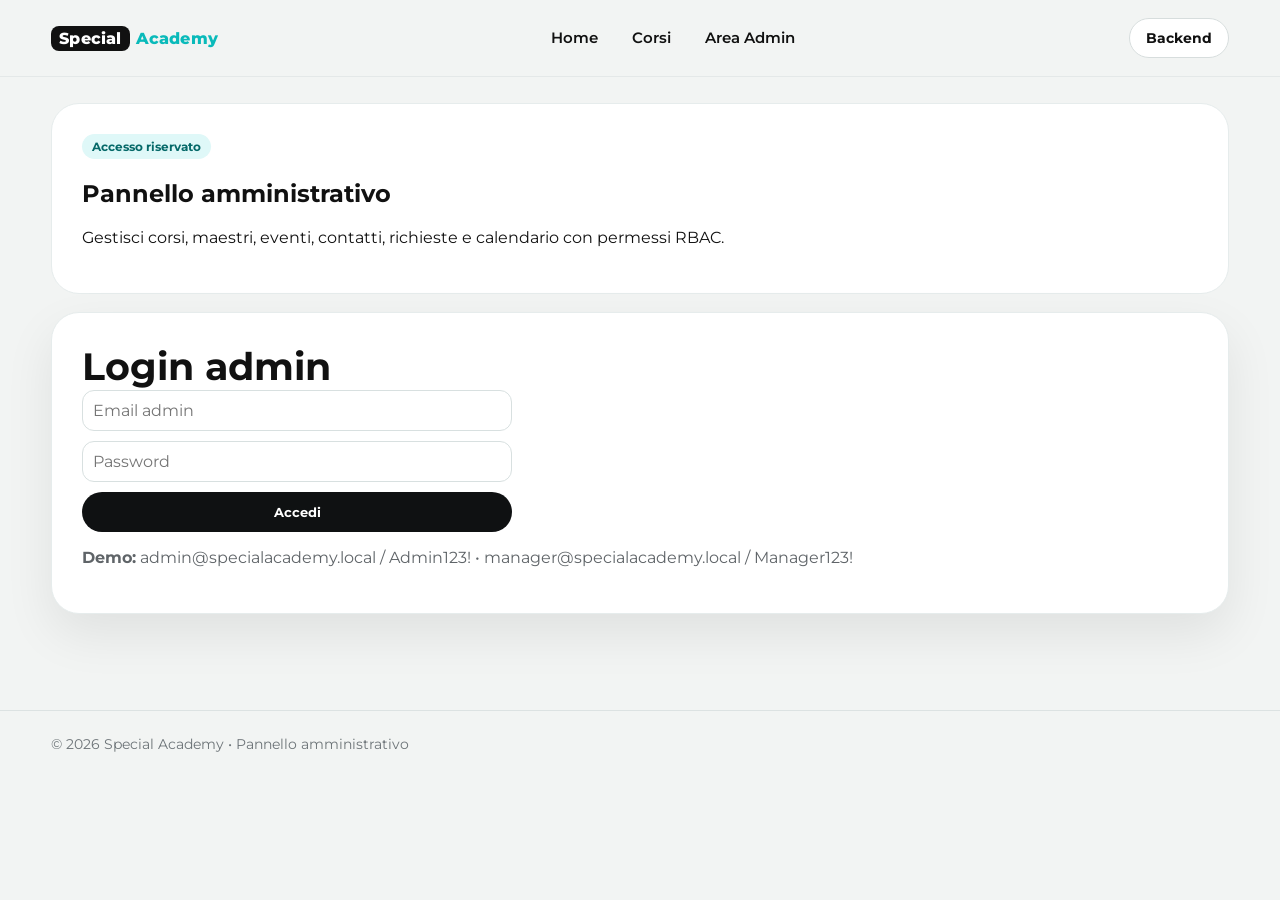
<file: frontend/admin.html>
<!doctype html>
<html lang="it">
  <head>
    <meta charset="UTF-8" />
    <meta name="viewport" content="width=device-width, initial-scale=1.0" />
    <title>Area Admin | Special Academy</title>
    <link rel="stylesheet" href="css/styles.css" />
  </head>
  <body>
    <header class="site-header">
      <div class="container nav">
        <a class="brand" href="index.html"><span class="brand-badge">Special</span><span class="brand-accent">Academy</span></a>
        <nav class="nav-links">
          <a href="index.html">Home</a>
          <a href="corsi.html">Corsi</a>
          <a href="admin.html">Area Admin</a>
        </nav>
        <span class="nav-cta">Backend</span>
      </div>
    </header>

    <main class="container">
      <section class="page-hero">
        <span class="tag">Accesso riservato</span>
        <h1>Pannello amministrativo</h1>
        <p>Gestisci corsi, maestri, eventi, contatti, richieste e calendario con permessi RBAC.</p>
      </section>

      <section class="section" style="margin-top:0;">
        <h2>Login admin</h2>
        <form id="login-form" class="form-grid" style="max-width: 430px;">
          <input name="email" type="email" placeholder="Email admin" required />
          <input name="password" type="password" placeholder="Password" required />
          <button class="btn btn-primary" type="submit">Accedi</button>
        </form>
        <div id="login-feedback"></div>
        <p><strong>Demo:</strong> admin@specialacademy.local / Admin123! • manager@specialacademy.local / Manager123!</p>
      </section>

      <section id="admin-panel" style="display:none;">
        <section class="section" style="margin-top:18px;">
          <div class="section-head" style="margin-bottom:0;">
            <div>
              <h2>Workspace backend</h2>
              <p>Connesso come <strong id="whoami"></strong>.</p>
            </div>
            <button class="btn btn-secondary" id="logout-btn">Logout</button>
          </div>
          <div id="admin-feedback"></div>
        </section>

        <section class="section">
          <h2>Creazione rapida</h2>
          <p>Inserisci nuovi record per velocizzare l'operatività.</p>
          <div class="cards-3">
            <form class="card card-content quick-create form-grid" data-resource="courses">
              <h3>Nuovo corso</h3>
              <input name="title" placeholder="Titolo" required />
              <input name="level" placeholder="Livello" required />
              <input name="duration" placeholder="Durata" required />
              <input name="format" placeholder="Formato" required />
              <input name="description" placeholder="Descrizione" required />
              <input name="coachId" placeholder="ID maestro" required />
              <input name="image" placeholder="URL immagine" required />
              <button class="btn btn-primary" type="submit">Salva corso</button>
            </form>

            <form class="card card-content quick-create form-grid" data-resource="masters">
              <h3>Nuovo maestro</h3>
              <input name="name" placeholder="Nome" required />
              <input name="role" placeholder="Ruolo" required />
              <input name="bio" placeholder="Bio" required />
              <input name="photo" placeholder="URL foto" required />
              <button class="btn btn-primary" type="submit">Salva maestro</button>
            </form>

            <form class="card card-content quick-create form-grid" data-resource="events">
              <h3>Nuovo evento</h3>
              <input name="title" placeholder="Titolo" required />
              <input name="date" type="date" required />
              <input name="location" placeholder="Luogo" required />
              <input name="description" placeholder="Descrizione" required />
              <input name="image" placeholder="URL immagine" required />
              <button class="btn btn-primary" type="submit">Salva evento</button>
            </form>
          </div>

          <div class="cards-3" style="margin-top:14px;">
            <form class="card card-content quick-create form-grid" data-resource="calendar">
              <h3>Nuova voce calendario</h3>
              <input name="type" placeholder="corso/evento" required />
              <input name="title" placeholder="Titolo" required />
              <input name="date" type="date" required />
              <input name="time" type="time" required />
              <input name="owner" placeholder="Owner" required />
              <button class="btn btn-primary" type="submit">Salva calendario</button>
            </form>

            <form class="card card-content quick-create form-grid" data-resource="genericRequests">
              <h3>Nuova richiesta</h3>
              <input name="subject" placeholder="Oggetto" required />
              <input name="description" placeholder="Descrizione" required />
              <select name="status"><option>aperta</option><option>in-lavorazione</option><option>chiusa</option></select>
              <button class="btn btn-primary" type="submit">Salva richiesta</button>
            </form>

            <form class="card card-content quick-create form-grid" data-resource="admins">
              <h3>Nuovo admin</h3>
              <input name="name" placeholder="Nome" required />
              <input name="email" type="email" placeholder="Email" required />
              <input name="password" type="password" placeholder="Password" required />
              <select name="level"><option value="editor">editor</option><option value="manager">manager</option></select>
              <textarea name="permissions" placeholder="Permessi separati da virgola"></textarea>
              <button class="btn btn-primary" type="submit">Crea admin</button>
            </form>
          </div>
        </section>

        <section class="section">
          <h2>Monitor operativo</h2>
          <div class="cards-2">
            <div class="card card-content"><h3>Corsi</h3><div class="table-wrap"><table><thead><tr><th>Titolo</th><th>Livello</th><th>Durata</th></tr></thead><tbody id="table-courses"></tbody></table></div></div>
            <div class="card card-content"><h3>Maestri</h3><div class="table-wrap"><table><thead><tr><th>Nome</th><th>Ruolo</th></tr></thead><tbody id="table-masters"></tbody></table></div></div>
            <div class="card card-content"><h3>Eventi</h3><div class="table-wrap"><table><thead><tr><th>Titolo</th><th>Data</th><th>Luogo</th></tr></thead><tbody id="table-events"></tbody></table></div></div>
            <div class="card card-content"><h3>Contatti</h3><div class="table-wrap"><table><thead><tr><th>Nome</th><th>Email</th><th>Categoria</th><th>Tag</th><th>Status</th></tr></thead><tbody id="table-contacts"></tbody></table></div></div>
            <div class="card card-content"><h3>Calendario</h3><div class="table-wrap"><table><thead><tr><th>Tipo</th><th>Titolo</th><th>Data</th><th>Ora</th></tr></thead><tbody id="table-calendar"></tbody></table></div></div>
            <div class="card card-content"><h3>Richieste + Admin</h3><div class="table-wrap"><table><thead><tr><th>Oggetto</th><th>Status</th></tr></thead><tbody id="table-requests"></tbody></table></div><div class="table-wrap" style="margin-top:12px;"><table><thead><tr><th>Nome</th><th>Email</th><th>Livello</th></tr></thead><tbody id="table-admins"></tbody></table></div></div>
          </div>
          <article class="card card-content" style="margin-top:14px;">
            <h3>Email list contatti</h3>
            <p id="email-list"></p>
          </article>
        </section>
      </section>
    </main>

    <footer class="footer"><div class="container">© 2026 Special Academy • Pannello amministrativo</div></footer>

    <script src="js/api.js"></script>
    <script src="js/admin.js"></script>
  </body>
</html>
</file>
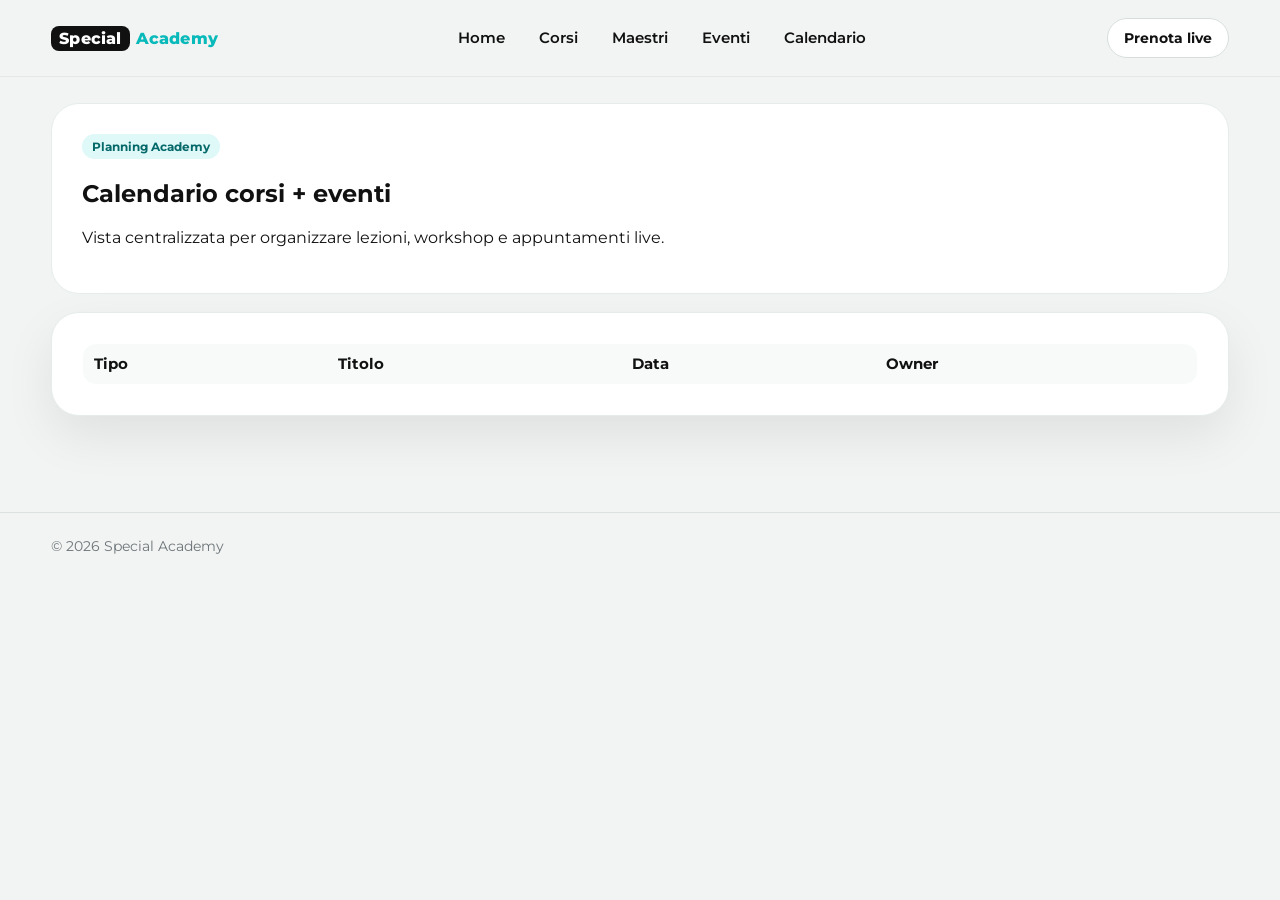
<file: frontend/calendario.html>
<!doctype html>
<html lang="it">
  <head>
    <meta charset="UTF-8" />
    <meta name="viewport" content="width=device-width, initial-scale=1.0" />
    <title>Calendario | Special Academy</title>
    <link rel="stylesheet" href="css/styles.css" />
  </head>
  <body>
    <header class="site-header">
      <div class="container nav">
        <a class="brand" href="index.html"><span class="brand-badge">Special</span><span class="brand-accent">Academy</span></a>
        <nav class="nav-links"><a href="index.html">Home</a><a href="corsi.html">Corsi</a><a href="maestri.html">Maestri</a><a href="eventi.html">Eventi</a><a href="calendario.html">Calendario</a></nav>
        <a class="nav-cta" href="eventi.html">Prenota live</a>
      </div>
    </header>

    <main class="container">
      <section class="page-hero">
        <span class="tag">Planning Academy</span>
        <h1>Calendario corsi + eventi</h1>
        <p>Vista centralizzata per organizzare lezioni, workshop e appuntamenti live.</p>
      </section>
      <section class="section" style="margin-top:0;">
        <div class="table-wrap">
          <table>
            <thead><tr><th>Tipo</th><th>Titolo</th><th>Data</th><th>Owner</th></tr></thead>
            <tbody id="calendar-body"></tbody>
          </table>
        </div>
      </section>
    </main>

    <footer class="footer"><div class="container">© 2026 Special Academy</div></footer>

    <script src="js/api.js"></script>
    <script src="js/public.js"></script>
  </body>
</html>
</file>
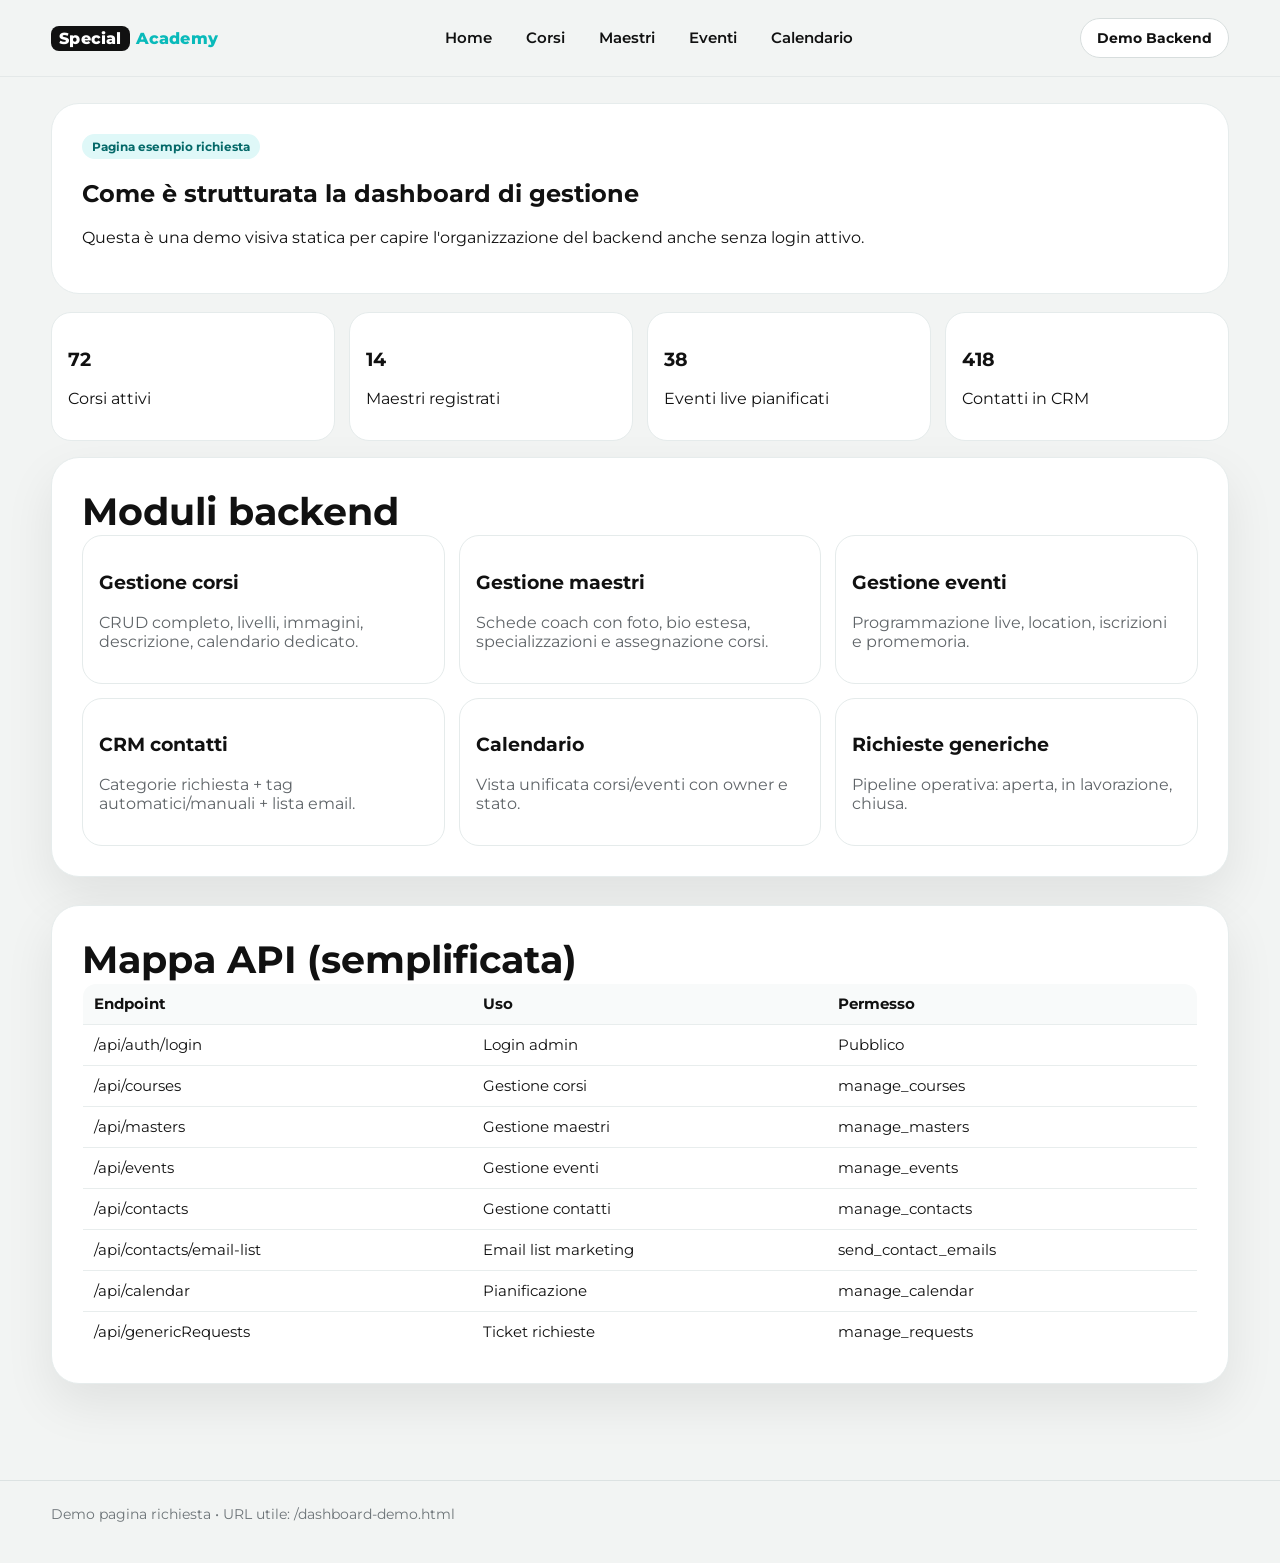
<file: frontend/dashboard-demo.html>
<!doctype html>
<html lang="it">
  <head>
    <meta charset="UTF-8" />
    <meta name="viewport" content="width=device-width, initial-scale=1.0" />
    <title>Demo Dashboard Backend | Special Academy</title>
    <link rel="stylesheet" href="css/styles.css" />
  </head>
  <body>
    <header class="site-header">
      <div class="container nav">
        <a class="brand" href="index.html"><span class="brand-badge">Special</span><span class="brand-accent">Academy</span></a>
        <nav class="nav-links"><a href="index.html">Home</a><a href="corsi.html">Corsi</a><a href="maestri.html">Maestri</a><a href="eventi.html">Eventi</a><a href="calendario.html">Calendario</a></nav>
        <span class="nav-cta">Demo Backend</span>
      </div>
    </header>

    <main class="container">
      <section class="page-hero">
        <span class="tag">Pagina esempio richiesta</span>
        <h1>Come è strutturata la dashboard di gestione</h1>
        <p>Questa è una demo visiva statica per capire l'organizzazione del backend anche senza login attivo.</p>
      </section>

      <section class="cards-4" style="margin-bottom:16px;">
        <article class="card card-content"><h3>72</h3><p>Corsi attivi</p></article>
        <article class="card card-content"><h3>14</h3><p>Maestri registrati</p></article>
        <article class="card card-content"><h3>38</h3><p>Eventi live pianificati</p></article>
        <article class="card card-content"><h3>418</h3><p>Contatti in CRM</p></article>
      </section>

      <section class="section" style="margin-top:0;">
        <h2>Moduli backend</h2>
        <div class="cards-3">
          <article class="card card-content"><h3>Gestione corsi</h3><p>CRUD completo, livelli, immagini, descrizione, calendario dedicato.</p></article>
          <article class="card card-content"><h3>Gestione maestri</h3><p>Schede coach con foto, bio estesa, specializzazioni e assegnazione corsi.</p></article>
          <article class="card card-content"><h3>Gestione eventi</h3><p>Programmazione live, location, iscrizioni e promemoria.</p></article>
          <article class="card card-content"><h3>CRM contatti</h3><p>Categorie richiesta + tag automatici/manuali + lista email.</p></article>
          <article class="card card-content"><h3>Calendario</h3><p>Vista unificata corsi/eventi con owner e stato.</p></article>
          <article class="card card-content"><h3>Richieste generiche</h3><p>Pipeline operativa: aperta, in lavorazione, chiusa.</p></article>
        </div>
      </section>

      <section class="section">
        <h2>Mappa API (semplificata)</h2>
        <div class="table-wrap">
          <table>
            <thead><tr><th>Endpoint</th><th>Uso</th><th>Permesso</th></tr></thead>
            <tbody>
              <tr><td>/api/auth/login</td><td>Login admin</td><td>Pubblico</td></tr>
              <tr><td>/api/courses</td><td>Gestione corsi</td><td>manage_courses</td></tr>
              <tr><td>/api/masters</td><td>Gestione maestri</td><td>manage_masters</td></tr>
              <tr><td>/api/events</td><td>Gestione eventi</td><td>manage_events</td></tr>
              <tr><td>/api/contacts</td><td>Gestione contatti</td><td>manage_contacts</td></tr>
              <tr><td>/api/contacts/email-list</td><td>Email list marketing</td><td>send_contact_emails</td></tr>
              <tr><td>/api/calendar</td><td>Pianificazione</td><td>manage_calendar</td></tr>
              <tr><td>/api/genericRequests</td><td>Ticket richieste</td><td>manage_requests</td></tr>
            </tbody>
          </table>
        </div>
      </section>
    </main>

    <footer class="footer"><div class="container">Demo pagina richiesta • URL utile: /dashboard-demo.html</div></footer>
  </body>
</html>
</file>
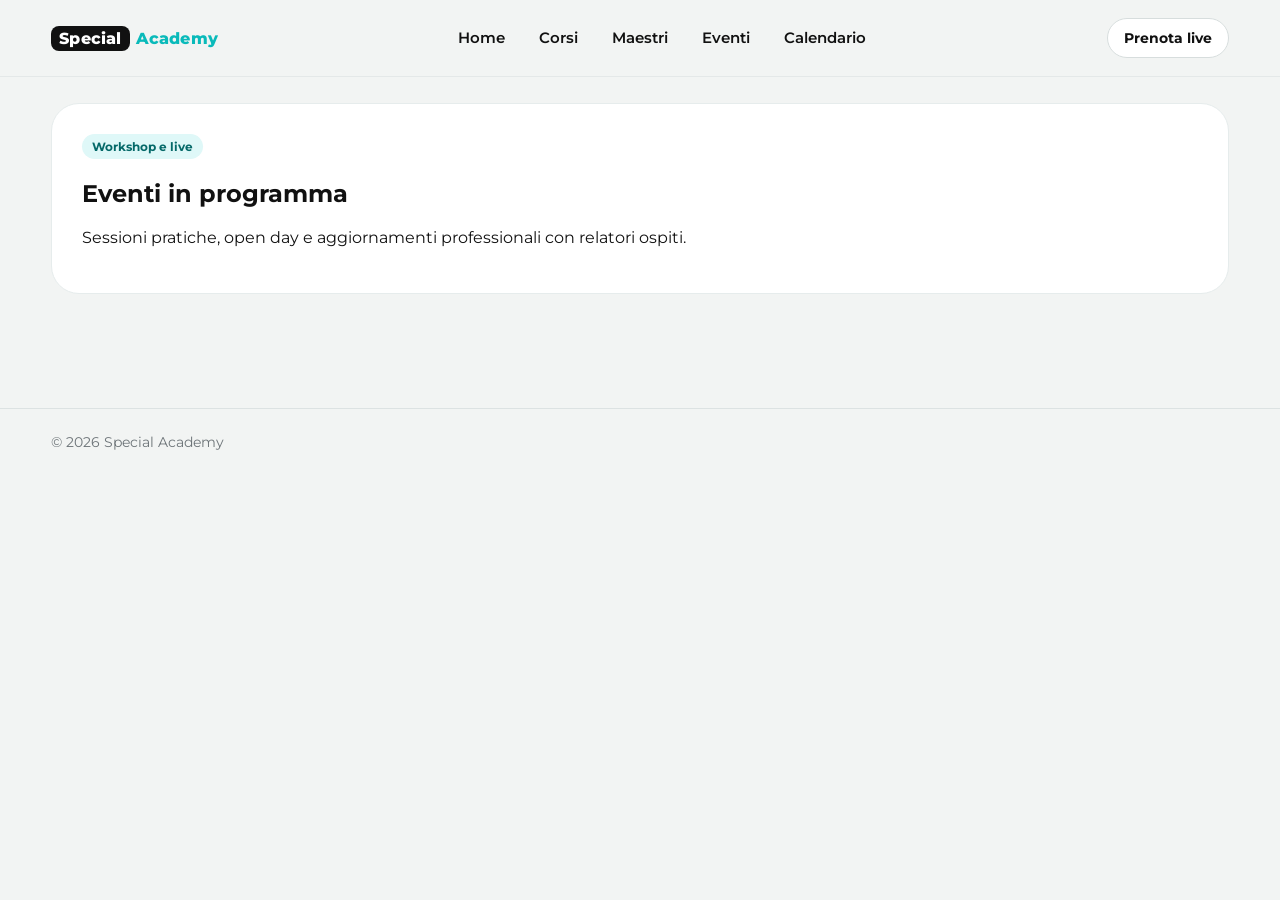
<file: frontend/eventi.html>
<!doctype html>
<html lang="it">
  <head>
    <meta charset="UTF-8" />
    <meta name="viewport" content="width=device-width, initial-scale=1.0" />
    <title>Eventi live | Special Academy</title>
    <link rel="stylesheet" href="css/styles.css" />
  </head>
  <body>
    <header class="site-header">
      <div class="container nav">
        <a class="brand" href="index.html"><span class="brand-badge">Special</span><span class="brand-accent">Academy</span></a>
        <nav class="nav-links"><a href="index.html">Home</a><a href="corsi.html">Corsi</a><a href="maestri.html">Maestri</a><a href="eventi.html">Eventi</a><a href="calendario.html">Calendario</a></nav>
        <a class="nav-cta" href="eventi.html">Prenota live</a>
      </div>
    </header>

    <main class="container">
      <section class="page-hero">
        <span class="tag">Workshop e live</span>
        <h1>Eventi in programma</h1>
        <p>Sessioni pratiche, open day e aggiornamenti professionali con relatori ospiti.</p>
      </section>
      <section id="events-grid" class="cards-3"></section>
    </main>

    <footer class="footer"><div class="container">© 2026 Special Academy</div></footer>

    <script src="js/api.js"></script>
    <script src="js/public.js"></script>
  </body>
</html>
</file>
<file: frontend/css/styles.css>
@import url('https://fonts.googleapis.com/css2?family=Montserrat:wght@400;500;600;700;800;900&display=swap');

:root {
  --bg: #f2f4f3;
  --surface: #ffffff;
  --text: #111111;
  --muted: #5f6468;
  --accent: #0ababa;
  --accent-soft: #dff8f8;
  --dark: #090b10;
  --radius-xl: 28px;
  --radius-lg: 22px;
  --radius-md: 16px;
  --shadow: 0 20px 50px rgba(12, 12, 12, 0.08);
}

* { box-sizing: border-box; }

html, body { margin: 0; padding: 0; }

body {
  font-family: 'Montserrat', system-ui, sans-serif;
  color: var(--text);
  background: var(--bg);
}

a { color: inherit; text-decoration: none; }

.container { width: min(1180px, 92%); margin-inline: auto; }

.site-header {
  position: sticky;
  top: 0;
  z-index: 30;
  border-bottom: 1px solid #e4e8e8;
  background: rgba(242, 244, 243, 0.9);
  backdrop-filter: blur(10px);
}

.nav {
  min-height: 76px;
  display: flex;
  align-items: center;
  justify-content: space-between;
  gap: 14px;
}

.brand {
  display: inline-flex;
  align-items: center;
  font-weight: 800;
  letter-spacing: 0.2px;
}

.brand-badge {
  background: #111;
  color: white;
  border-radius: 8px;
  padding: 3px 8px;
  margin-right: 6px;
}

.brand-accent { color: var(--accent); }

.nav-links { display: flex; flex-wrap: wrap; gap: 8px; }

.nav-links a {
  padding: 8px 13px;
  font-size: 0.93rem;
  font-weight: 600;
  border-radius: 999px;
}

.nav-links a:hover,
.nav-links a.active {
  background: var(--accent-soft);
  color: #056969;
}

.nav-cta {
  border: 1px solid #d7dddd;
  padding: 10px 16px;
  border-radius: 999px;
  font-weight: 700;
  font-size: 0.9rem;
  background: white;
}

main { padding: 26px 0 70px; }

.hero {
  background: var(--surface);
  border-radius: var(--radius-xl);
  box-shadow: var(--shadow);
  border: 1px solid #e6ecec;
  padding: 34px;
}

.hero-grid {
  display: grid;
  grid-template-columns: 1.1fr 1fr;
  gap: 18px;
}

.hero h1 {
  font-size: clamp(2rem, 5vw, 3.5rem);
  line-height: 1.05;
  margin: 0 0 18px;
}

.lead { color: var(--muted); font-size: 1rem; line-height: 1.6; margin-bottom: 22px; }

.actions { display: flex; flex-wrap: wrap; gap: 10px; margin-bottom: 28px; }

.btn,
button.btn {
  border: none;
  cursor: pointer;
  border-radius: 999px;
  padding: 12px 18px;
  font-weight: 700;
  font-family: inherit;
}

.btn-primary { background: #0f1112; color: white; }
.btn-primary:hover { background: #24292b; }
.btn-secondary { background: white; border: 1px solid #d6dede; }
.btn-accent { background: var(--accent); color: #033434; }

.hero-trust {
  display: grid;
  grid-template-columns: repeat(4, minmax(0, 1fr));
  gap: 10px;
  font-size: 0.86rem;
  color: #636a6f;
}

.logo-pill {
  border: 1px solid #e4e8e8;
  border-radius: 10px;
  padding: 8px 10px;
  text-align: center;
  background: #fcfdfd;
}

.visual-grid {
  display: grid;
  grid-template-columns: repeat(2, minmax(0, 1fr));
  gap: 12px;
}

.visual-card {
  border-radius: 20px;
  overflow: hidden;
  position: relative;
  min-height: 200px;
}

.visual-card img {
  width: 100%;
  height: 100%;
  object-fit: cover;
  display: block;
}

.visual-card.stat {
  background: linear-gradient(145deg, #0d0f14, #121925);
  color: white;
  display: flex;
  flex-direction: column;
  justify-content: flex-end;
  padding: 18px;
}

.visual-card.stat h3 {
  margin: 0;
  font-size: 2rem;
}

.visual-card.stat p {
  margin: 4px 0 0;
  font-size: 0.9rem;
  color: #c8ced7;
}

.section {
  margin-top: 28px;
  background: var(--surface);
  border-radius: var(--radius-xl);
  padding: 30px;
  border: 1px solid #e6ecec;
  box-shadow: var(--shadow);
}

.section-head {
  display: flex;
  justify-content: space-between;
  align-items: flex-end;
  gap: 12px;
  margin-bottom: 20px;
}

.section h2 {
  margin: 0;
  font-size: clamp(1.4rem, 3.4vw, 2.4rem);
}

.section p { color: var(--muted); }

.cards-3,
.cards-4,
.cards-2 {
  display: grid;
  gap: 14px;
}

.cards-3 { grid-template-columns: repeat(3, minmax(0, 1fr)); }
.cards-4 { grid-template-columns: repeat(4, minmax(0, 1fr)); }
.cards-2 { grid-template-columns: repeat(2, minmax(0, 1fr)); }

.card {
  background: #fff;
  border-radius: 20px;
  border: 1px solid #e5ebeb;
  overflow: hidden;
}

.tile {
  background: #fff;
  border-radius: 20px;
  border: 1px solid #e5ebeb;
  padding: 18px;
}

.card img {
  width: 100%;
  height: 190px;
  object-fit: cover;
  display: block;
}

.card-content { padding: 16px; }

.tag {
  display: inline-flex;
  background: var(--accent-soft);
  color: #056969;
  padding: 5px 10px;
  border-radius: 999px;
  font-size: 0.78rem;
  font-weight: 700;
}

.dark-panel {
  margin-top: 28px;
  background: radial-gradient(circle at 30% 10%, #1b2636, #080a10 60%);
  border-radius: var(--radius-xl);
  padding: 30px;
  color: white;
}

.dark-panel h2,
.dark-panel p { color: #eef3f7; }

.pill-row {
  display: flex;
  flex-wrap: wrap;
  gap: 8px;
  margin-bottom: 18px;
}

.pill {
  border: 1px solid rgba(255,255,255,0.28);
  padding: 8px 14px;
  border-radius: 999px;
  font-size: 0.83rem;
}

.gallery-3 {
  display: grid;
  grid-template-columns: repeat(3, minmax(0, 1fr));
  gap: 12px;
}

.gallery-item {
  border-radius: 18px;
  overflow: hidden;
  background: rgba(255,255,255,0.08);
  border: 1px solid rgba(255,255,255,0.2);
}

.gallery-item img { width: 100%; height: 250px; object-fit: cover; }
.gallery-item .card-content { color: #ebf4f4; }

.faq-item {
  border-top: 1px solid #dde4e4;
  padding: 14px 0;
}

.faq-btn {
  width: 100%;
  text-align: left;
  border: 0;
  background: none;
  font: inherit;
  font-weight: 700;
  cursor: pointer;
  display: flex;
  justify-content: space-between;
  align-items: center;
}

.faq-content { color: var(--muted); margin-top: 8px; display: none; }
.faq-item.open .faq-content { display: block; }

.testimonial {
  padding: 18px;
  border-radius: 18px;
  border: 1px solid #e2e8e8;
  background: #fcfdfd;
}

.cta {
  margin-top: 30px;
  border-radius: var(--radius-xl);
  background: radial-gradient(circle at 65% 30%, #162439, #090b10 68%);
  color: white;
  padding: 30px;
  display: flex;
  justify-content: space-between;
  align-items: center;
  gap: 16px;
}

.page-hero {
  background: var(--surface);
  border: 1px solid #e6ecec;
  border-radius: var(--radius-xl);
  padding: 30px;
  margin-bottom: 18px;
}

.table-wrap { overflow: auto; }

table {
  width: 100%;
  border-collapse: collapse;
  background: white;
  border-radius: 14px;
  overflow: hidden;
  border: 1px solid #e2e9e9;
}

th, td {
  text-align: left;
  border-bottom: 1px solid #e8eded;
  padding: 11px;
  font-size: 0.93rem;
}

th { background: #f8fafa; }

.form-grid { display: grid; gap: 10px; }

input, textarea, select {
  width: 100%;
  border: 1px solid #d8e0e0;
  border-radius: 12px;
  font: inherit;
  padding: 10px;
  background: #fff;
}

textarea { min-height: 90px; }

.footer {
  margin-top: 26px;
  border-top: 1px solid #dce2e2;
  padding: 24px 0 40px;
  color: #6d7478;
  font-size: 0.9rem;
}

@media (max-width: 980px) {
  .hero-grid,
  .cards-3,
  .cards-4,
  .cards-2,
  .gallery-3 { grid-template-columns: 1fr 1fr; }

  .cta { flex-direction: column; align-items: flex-start; }
}

@media (max-width: 700px) {
  .nav { flex-direction: column; align-items: flex-start; padding: 12px 0; }
  .hero-grid,
  .cards-3,
  .cards-4,
  .cards-2,
  .gallery-3,
  .hero-trust,
  .visual-grid { grid-template-columns: 1fr; }

  .section, .hero { padding: 22px; }
}
</file>
